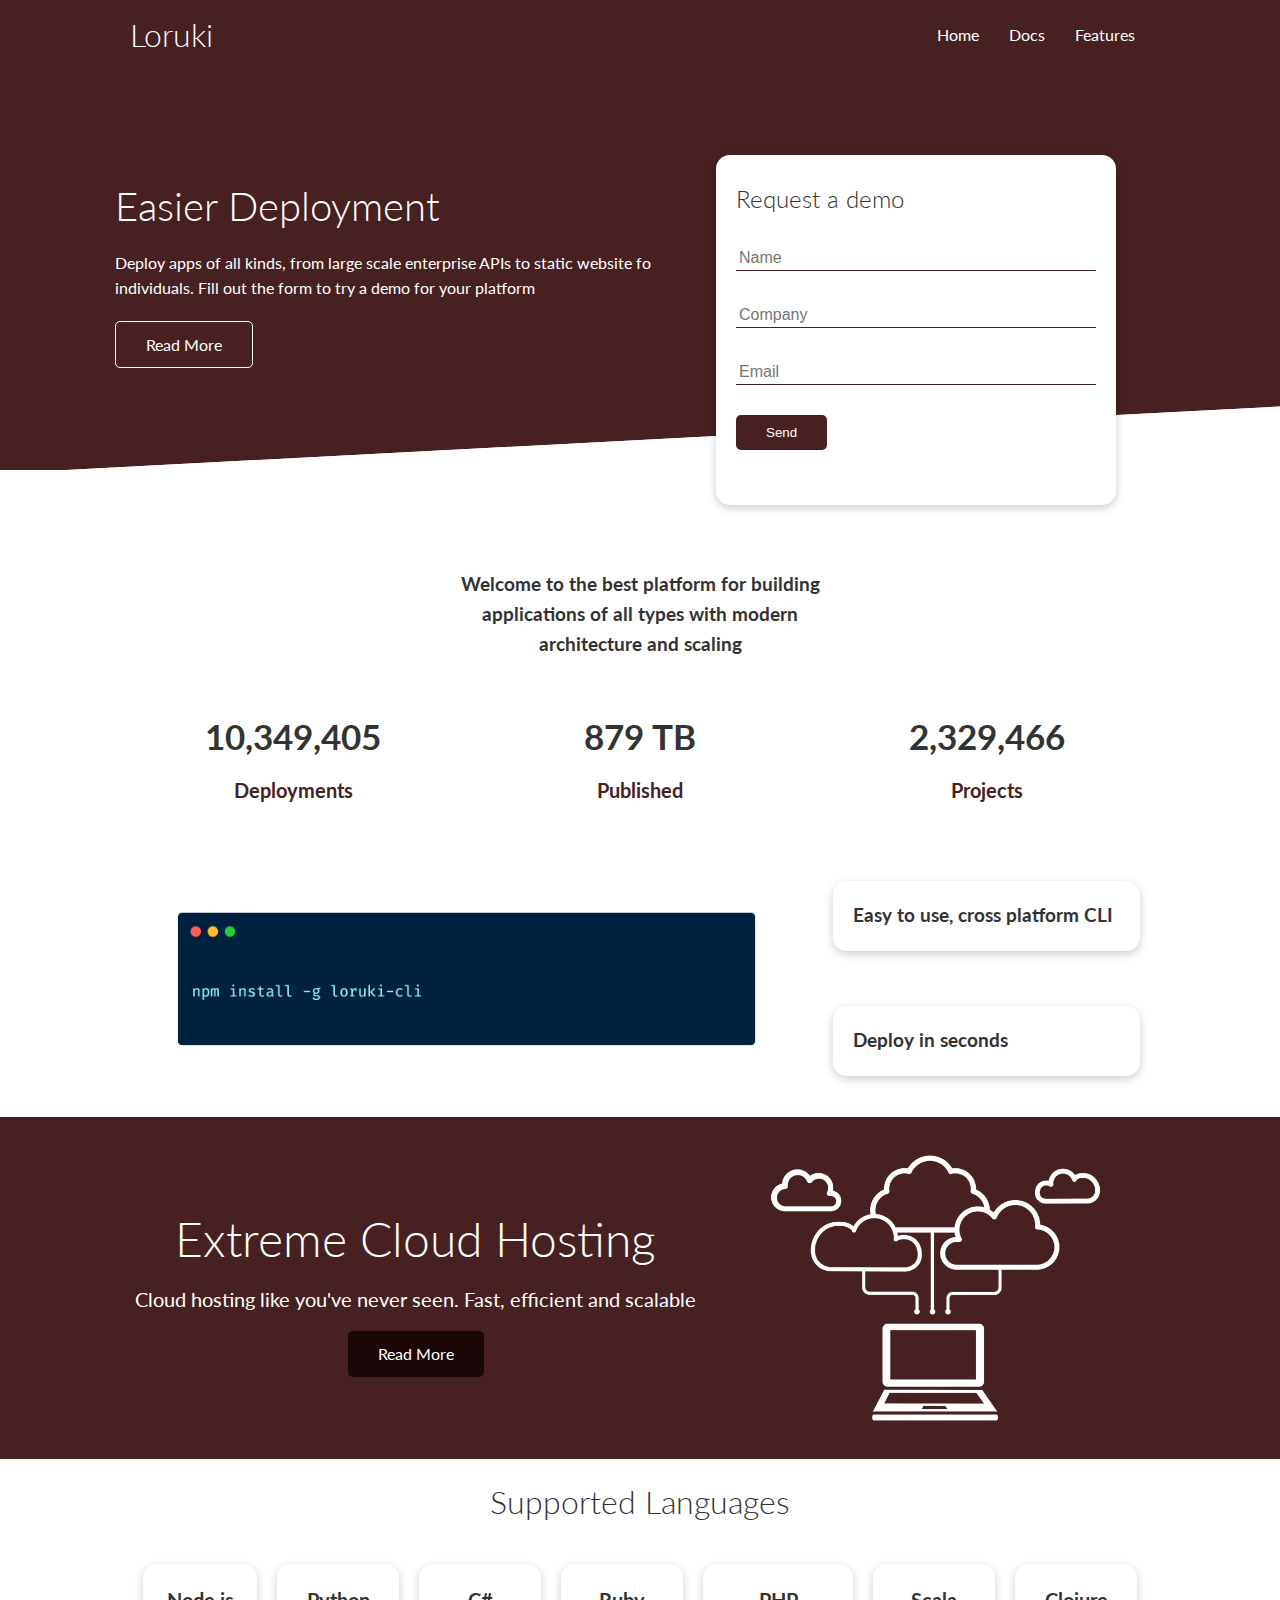
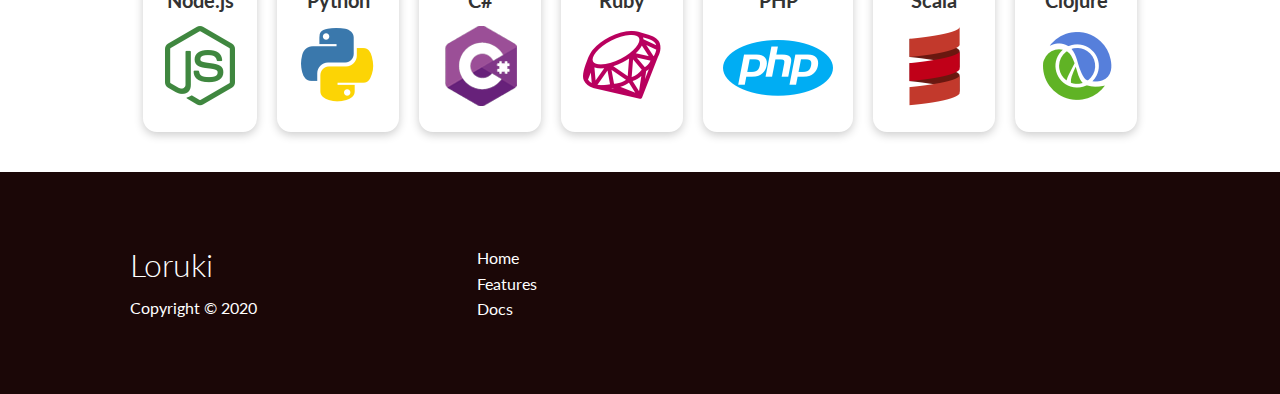
<file: index.html>
<!DOCTYPE html>
<html lang="en">
<head>
    <meta charset="UTF-8">
    <meta name="viewport" content="width=device-width, initial-scale=1.0">
    <link rel="stylesheet" href="https://cdnjs.cloudflare.com/ajax/libs/font-awesome/5.15.1/css/all.min.css" integrity="sha512-+4zCK9k+qNFUR5X+cKL9EIR+ZOhtIloNl9GIKS57V1MyNsYpYcUrUeQc9vNfzsWfV28IaLL3i96P9sdNyeRssA==" crossorigin="anonymous" />
    <link rel="stylesheet" href="css/style.css">
    <link rel="stylesheet" href="css/utilities.css">
    <title>Loruki | Home</title>
</head>
<body>

    <!-- -------------- NAVBAR ---------------- -->
        <div class="navbar">
            <div class="container flex">
                <h1 class="logo">Loruki</h1>
                <nav>
                    <ul>
                        <li><a href="index.html">Home</a></li>
                        <li><a href="docs.html">Docs</a></li>
                        <li><a href="features.html">Features</a></li>
                    </ul>
                </nav>
            </div>
        </div>

     <!-- -------------- SHOWCASE ---------------- -->

     <section class="showcase">
         <div class="container grid">
            <div class="showcase-text">
                <h1>Easier Deployment</h1>
                <p>Deploy apps of all kinds, from large scale enterprise APIs to static website fo individuals. Fill out the form to try a demo for your platform</p>
                <a href="features.html" class="btn btn-outline">
                    Read More
                </a>
            </div>
            <div class="showcase-form card">
                <h2>Request a demo</h2>
                <form>
                    <div class="form-control">
                        <input type="text" name="name" id="name" placeholder="Name" required>
                    </div>
                    <div class="form-control">
                        <input type="text" name="company" id="company" placeholder="Company" required>
                    </div>
                    <div class="form-control">
                        <input type="email" name="email" id="email" placeholder="Email" required>
                    </div>
                    <input type="submit" value="Send" class="btn bn-primary">
                </form>
            </div>
         </div>
        </section>

     <!-- -------------- STATS ---------------- -->

     <section class="stats">
         <div class="container">
             <h3 class="stats-heading text-center">
                Welcome to the best platform for building applications of all types with modern architecture and scaling
             </h3>

             <div class="grid grid-3 text-center my-4">
                <div>
                    <i class="fas fa-server fa-3x"></i>
                    <h3>10,349,405</h3>
                    <p class="text-secondary">
                        Deployments
                    </p>
                </div>
                <div>
                    <i class="fas fa-upload fa-3x"></i>
                    <h3>879 TB</h3>
                    <p class="text-secondary">
                        Published
                    </p>
                </div>
                <div>
                    <i class="fas fa-project-diagram fa-3x"></i>
                    <h3>2,329,466</h3>
                    <p class="text-secondary">
                        Projects
                    </p>
                </div>
            </div>
         </div>
     </section>

     <!--------------- CLI ----------------->

     <section class="cli">
        <div class="container grid">
            <img src="images/cli.png" alt="">
            <div class="card">
                <h3>Easy to use, cross platform CLI</h3>
            </div>
            <div class="card">
                <h3>Deploy in seconds</h3>
            </div>
        </div>
    </section>

    <!--------------- CLOUD ----------------->

    <section class="cloud bg-primary my-2 py-2">
        <div class="container grid">
            <div class="text-center">
                <h2 class="lg">Extreme Cloud Hosting</h2>
                <p class="lead my-1">Cloud hosting like you've never seen. Fast, efficient and scalable</p>
                <a href="features.html" class="btn btn-dark">Read More</a>
            </div>
            <img src="images/cloud.png" alt="">
        </div>
    </section>

        <!------------------ Languages ---------------->
        <section class="languages">
            <h2 class="md text-center my-2">
                Supported Languages
            </h2>
            <div class="container flex">
                <div class="card">
                    <h4>Node.js</h4>
                    <img src="images/logos/node.png" alt="">
                </div>
                <div class="card">
                    <h4>Python</h4>
                    <img src="images/logos/python.png" alt="">
                  </div>
                  <div class="card">
                    <h4>C#</h4>
                    <img src="images/logos/csharp.png" alt="">
                  </div>
                  <div class="card">
                    <h4>Ruby</h4>
                    <img src="images/logos/ruby.png" alt="">
                  </div>
                  <div class="card">
                    <h4>PHP</h4>
                    <img src="images/logos/php.png" alt="">
                  </div>
                  <div class="card">
                    <h4>Scala</h4>
                    <img src="images/logos/scala.png" alt="">
                  </div>
                  <div class="card">
                    <h4>Clojure</h4>
                    <img src="images/logos/clojure.png" alt="">
                  </div>
            </div>
        </section>

        <!------------------------ Footer ------------------->

        
    <footer class="footer bg-dark py-5">
        <div class="container grid grid-3">
            <div>
                <h1>Loruki
                </h1>
                <p>Copyright &copy; 2020</p>
            </div>
            <nav>
                <ul>
                    <li><a href="index.html">Home</a></li>
                    <li><a href="features.html">Features</a></li>
                    <li><a href="docs.html">Docs</a></li>
                </ul>
            </nav>
            <div class="social">
                <a href="#"><i class="fab fa-github fa-2x"></i></a>
                <a href="#"><i class="fab fa-facebook fa-2x"></i></a>
                <a href="#"><i class="fab fa-instagram fa-2x"></i></a>
                <a href="#"><i class="fab fa-twitter fa-2x"></i></a>
            </div>
        </div>
    </footer>

</body>
</html>
</file>
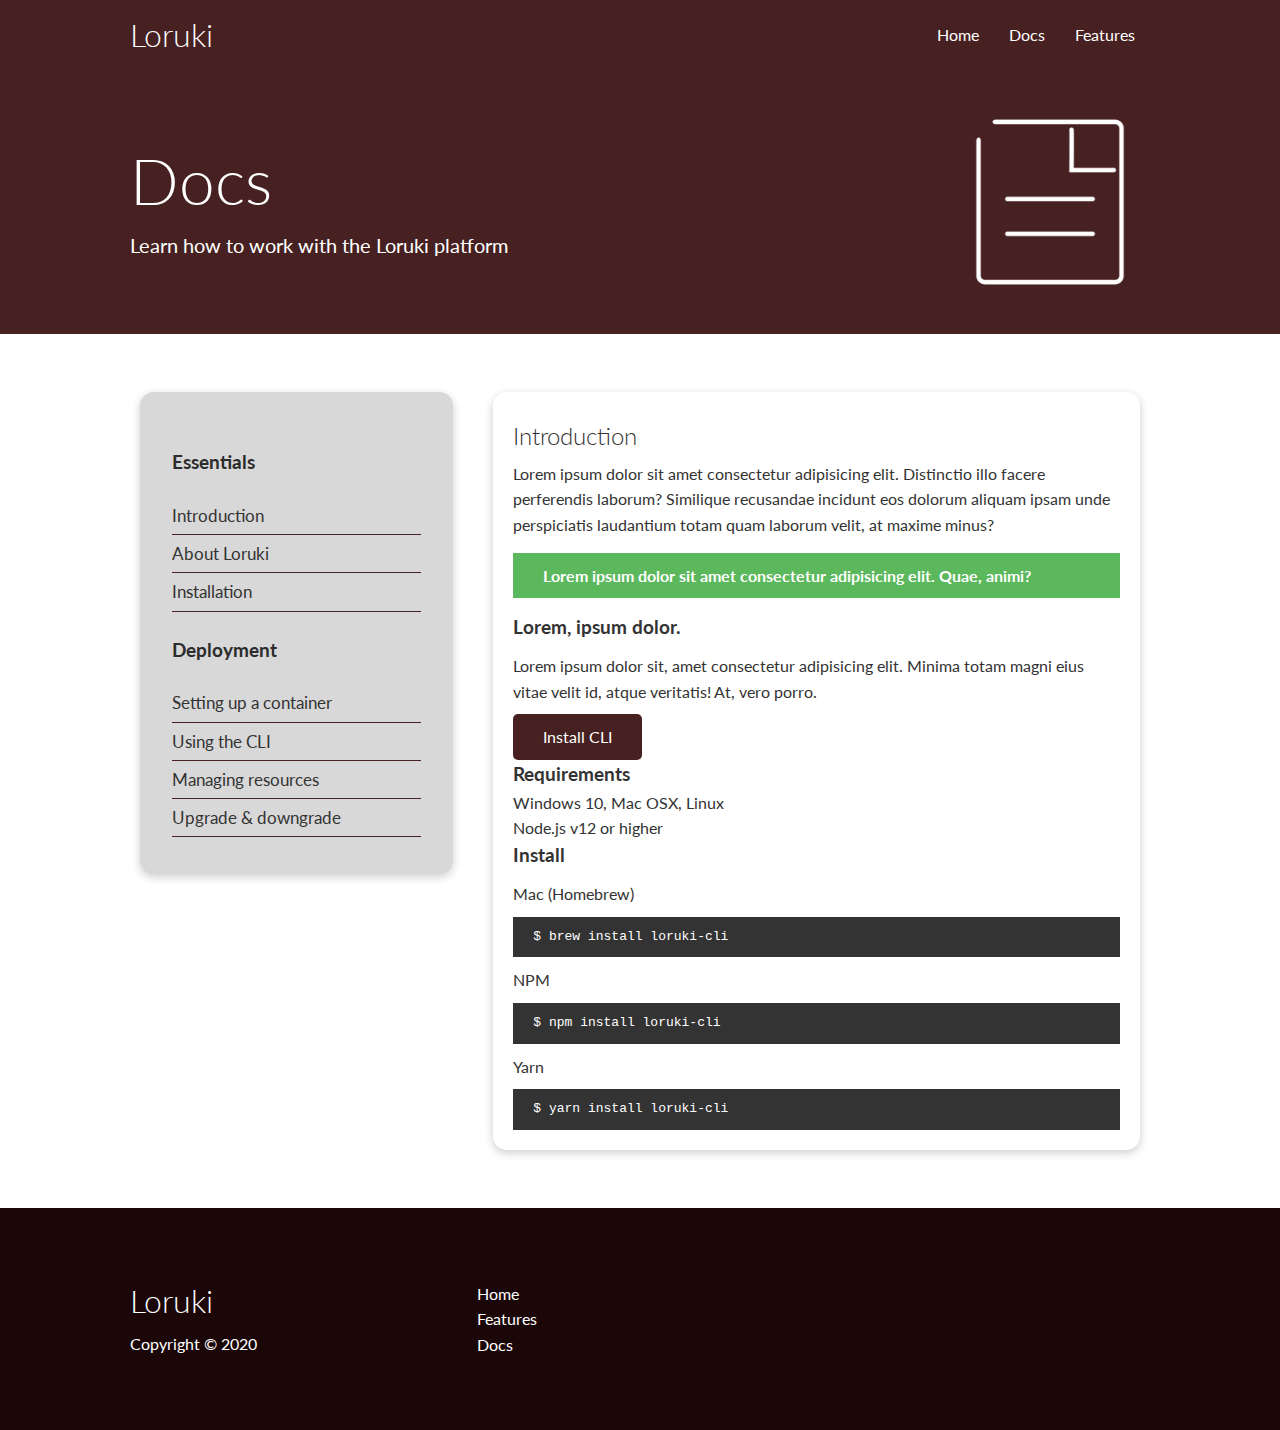
<file: docs.html>
<!DOCTYPE html>
<html lang="en">
<head>
    <meta charset="UTF-8">
    <meta name="viewport" content="width=device-width, initial-scale=1.0">
    <link rel="stylesheet" href="https://cdnjs.cloudflare.com/ajax/libs/font-awesome/5.15.1/css/all.min.css" integrity="sha512-+4zCK9k+qNFUR5X+cKL9EIR+ZOhtIloNl9GIKS57V1MyNsYpYcUrUeQc9vNfzsWfV28IaLL3i96P9sdNyeRssA==" crossorigin="anonymous" />
    <link rel="stylesheet" href="css/style.css">
    <link rel="stylesheet" href="css/utilities.css">
    <title>Loruki | Home</title>
</head>
<body>

    <!-- -------------- NAVBAR ---------------- -->
        <div class="navbar">
            <div class="container flex">
                <h1 class="logo">Loruki</h1>
                <nav>
                    <ul>
                        <li><a href="index.html">Home</a></li>
                        <li><a href="docs.html">Docs</a></li>
                        <li><a href="features.html">Features</a></li>
                    </ul>
                </nav>
            </div>
        </div>

     <!-- -------------- HEAD ---------------- -->
    <section class="docs-head bg-primary py-3">
        <div class="container grid">
            <div>
                <h1 class="xl">Docs</h1>
                <p class="lead">Learn how to work with the Loruki platform</p>
            </div>
            <img src="images/docs.png" alt="">
        </div>
    </section>

   <!-- Docs main -->
   <section class="docs-main my-4">
    <div class="container grid">
        <div class="card bg-light p-3">
            <h3 class="my-2">Essentials</h3>
            <nav>
                <ul>
                    <li><a class="text-primary" href="#">Introduction</a></li>
                    <li><a href="#">About Loruki</a></li>
                    <li><a href="#">Installation</a></li>
                </ul>
            </nav>

            <h3 class="my-2">Deployment</h3>
            <nav>
                <ul>
                    <li><a href="#">Setting up a container</a></li>
                        <li><a href="#">Using the CLI</a></li>
                        <li><a href="#">Managing resources</a></li>
                        <li><a href="#">Upgrade & downgrade</a></li>
                </ul>
            </nav>
        </div>
        <div class="card">
            <h2>Introduction</h2>
            <p>Lorem ipsum dolor sit amet consectetur adipisicing elit. Distinctio illo facere perferendis laborum? Similique recusandae incidunt eos dolorum aliquam ipsam unde perspiciatis laudantium totam quam laborum velit, at maxime minus?</p>

            <div class="alert alert-success">
                <i class="fas fa-info"></i> Lorem ipsum dolor sit amet consectetur adipisicing elit. Quae, animi?
            </div>

            <h3>Lorem, ipsum dolor.</h3>
            <p>Lorem ipsum dolor sit, amet consectetur adipisicing elit. Minima totam magni eius vitae velit id, atque veritatis! At, vero porro.</p>
            <a href="#" class="btn btn-primary">Install CLI</a>

            <h3>Requirements</h3>
            <ul>
                <li>Windows 10, Mac OSX, Linux</li>
                <li>Node.js v12 or higher</li>
            </ul>

            <h3>Install</h3>
            <p>Mac (Homebrew)</p>
            <pre><code>$ brew install loruki-cli</code></pre>
            <p>NPM</p>
            <pre><code>$ npm install loruki-cli</code></pre>
            <p>Yarn</p>
            <pre><code>$ yarn install loruki-cli</code></pre>

        </div>
    </div>
</section>


    <!------------------------ Footer ------------------->

        
    <footer class="footer bg-dark py-5">
        <div class="container grid grid-3">
            <div>
                <h1>Loruki
                </h1>
                <p>Copyright &copy; 2020</p>
            </div>
            <nav>
                <ul>
                    <li><a href="index.html">Home</a></li>
                    <li><a href="features.html">Features</a></li>
                    <li><a href="docs.html">Docs</a></li>
                </ul>
            </nav>
            <div class="social">
                <a href="#"><i class="fab fa-github fa-2x"></i></a>
                <a href="#"><i class="fab fa-facebook fa-2x"></i></a>
                <a href="#"><i class="fab fa-instagram fa-2x"></i></a>
                <a href="#"><i class="fab fa-twitter fa-2x"></i></a>
            </div>
        </div>
    </footer>

</body>
</html>
</file>
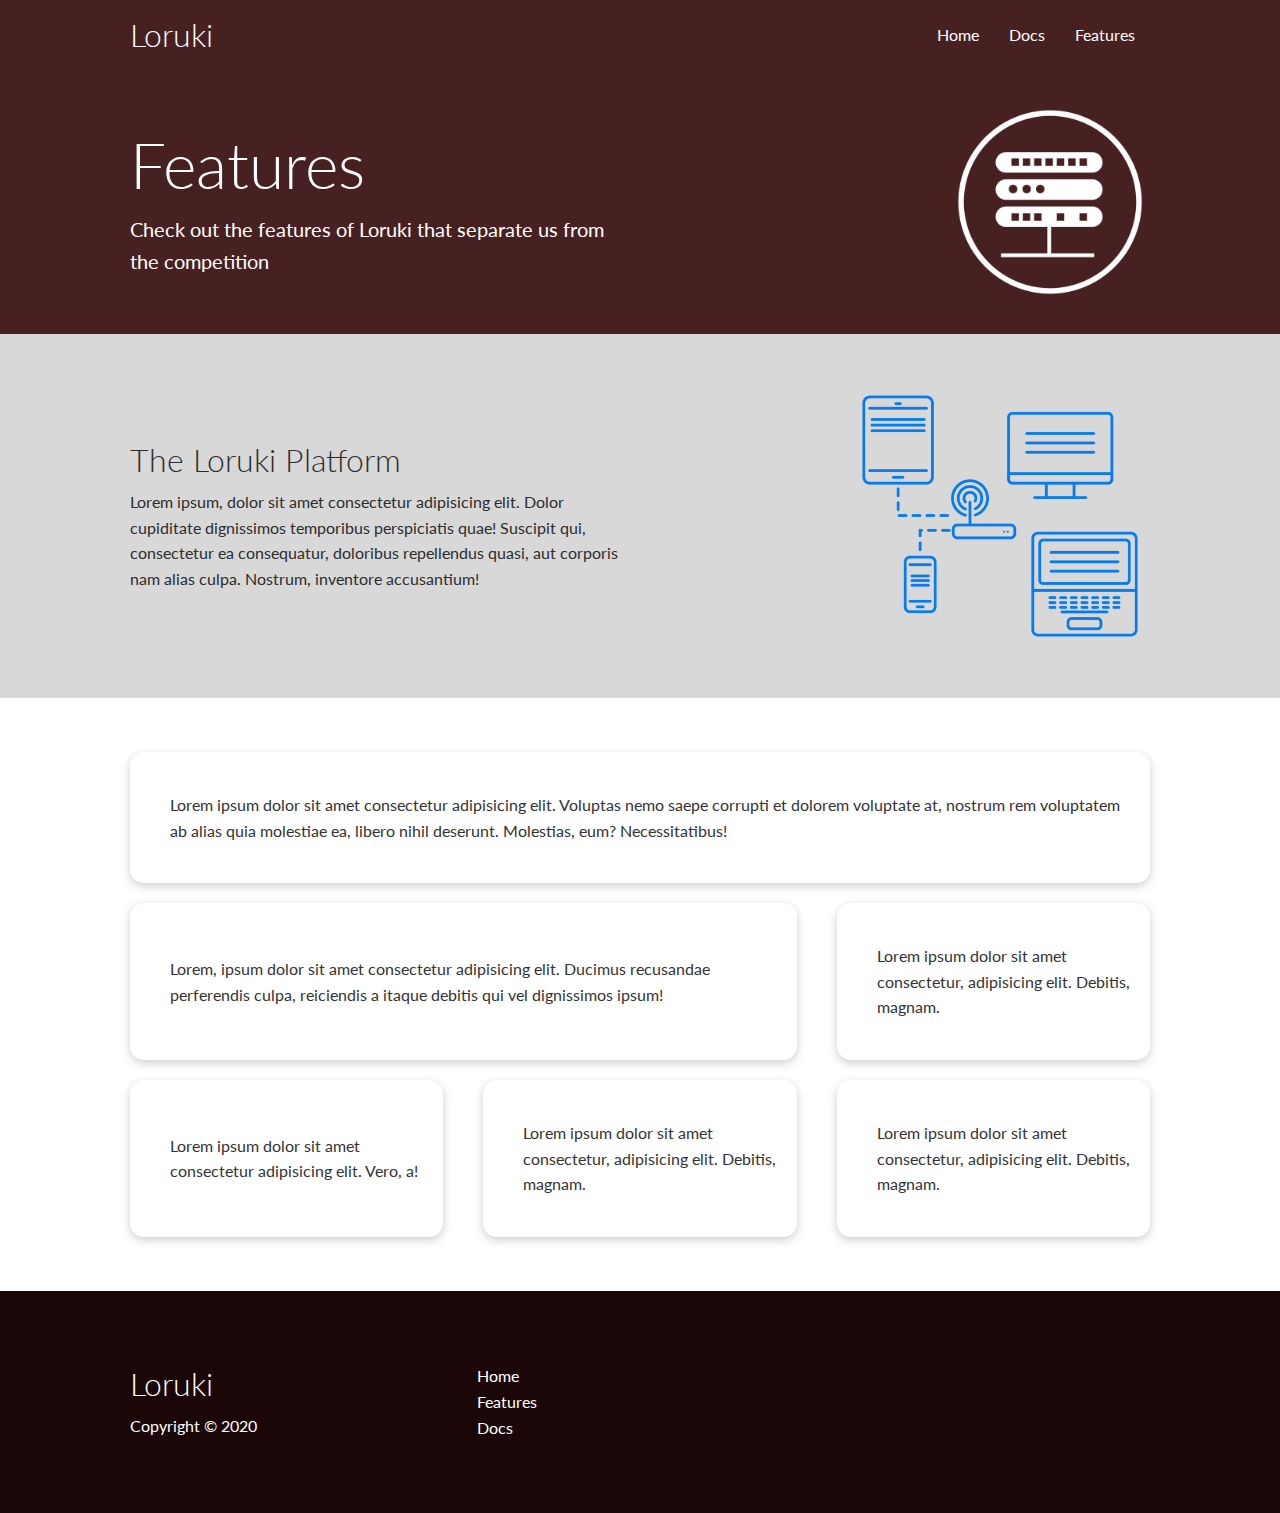
<file: features.html>
<!DOCTYPE html>
<html lang="en">
<head>
    <meta charset="UTF-8">
    <meta name="viewport" content="width=device-width, initial-scale=1.0">
    <link rel="stylesheet" href="https://cdnjs.cloudflare.com/ajax/libs/font-awesome/5.15.1/css/all.min.css" integrity="sha512-+4zCK9k+qNFUR5X+cKL9EIR+ZOhtIloNl9GIKS57V1MyNsYpYcUrUeQc9vNfzsWfV28IaLL3i96P9sdNyeRssA==" crossorigin="anonymous" />
    <link rel="stylesheet" href="css/style.css">
    <link rel="stylesheet" href="css/utilities.css">
    <title>Loruki | Home</title>
</head>
<body>

    <!-- -------------- NAVBAR ---------------- -->
        <div class="navbar">
            <div class="container flex">
                <h1 class="logo">Loruki</h1>
                <nav>
                    <ul>
                        <li><a href="index.html">Home</a></li>
                        <li><a href="docs.html">Docs</a></li>
                        <li><a href="features.html">Features</a></li>
                    </ul>
                </nav>
            </div>
        </div>

     <!-- -------------- HEAD ---------------- -->
    <section class="features-head bg-primary py-3">
        <div class="container grid">
            <div>
                <h1 class="xl">Features</h1>
                <p class="lead">Check out the features of Loruki that separate us from the
                    competition</p>
            </div>
            <img src="images/server.png" alt="">
        </div>
    </section>

    <!----------------------- Sub head -------------------------->
    <section class="features-sub-head bg-light py-3">
        <div class="container grid">
            <div>
                <h1 class="md">The Loruki Platform</h1>
                <p>
                    Lorem ipsum, dolor sit amet consectetur adipisicing elit. Dolor cupiditate dignissimos temporibus perspiciatis quae! Suscipit qui, consectetur ea consequatur, doloribus repellendus quasi, aut corporis nam alias culpa. Nostrum, inventore accusantium!
                </p>
            </div>
            <img src="images/server2.png" alt="">
        </div>
    </section>

    <section class="features-main my-2">
        <div class="container grid grid-3">
            <div class="card flex">
                <i class="fas fa-server fa-3x"></i>
                <p>Lorem ipsum dolor sit amet consectetur adipisicing elit. Voluptas nemo saepe corrupti et dolorem voluptate at, nostrum rem voluptatem ab alias quia molestiae ea, libero nihil deserunt. Molestias, eum? Necessitatibus!</p>
            </div>
            <div class="card flex">
                <i class="fas fa-network-wired fa-3x"></i>
                <p>
                    Lorem, ipsum dolor sit amet consectetur adipisicing elit. Ducimus
                    recusandae perferendis culpa, reiciendis a itaque debitis qui vel
                    dignissimos ipsum!
                </p>
            </div>
            <div class="card flex">
                <i class="fas fa-laptop-code fa-3x"></i>
                <p>
                    Lorem ipsum dolor sit amet consectetur, adipisicing elit. Debitis,
                    magnam.
                </p>
            </div>
            <div class="card flex">
                <i class="fas fa-database fa-3x"></i>
                <p>
                    Lorem ipsum dolor sit amet consectetur adipisicing elit. Vero, a!
                </p>
            </div>
            <div class="card flex">
                <i class="fas fa-power-off fa-3x"></i>
                <p>
                    Lorem ipsum dolor sit amet consectetur, adipisicing elit. Debitis,
                    magnam.
                </p>
            </div>
            <div class="card flex">
                <i class="fas fa-upload fa-3x"></i>
                <p>
                    Lorem ipsum dolor sit amet consectetur, adipisicing elit. Debitis,
                    magnam.
                </p>
            </div>
        </div>
    </section>


    <!------------------------ Footer ------------------->

        
    <footer class="footer bg-dark py-5">
        <div class="container grid grid-3">
            <div>
                <h1>Loruki
                </h1>
                <p>Copyright &copy; 2020</p>
            </div>
            <nav>
                <ul>
                    <li><a href="index.html">Home</a></li>
                    <li><a href="features.html">Features</a></li>
                    <li><a href="docs.html">Docs</a></li>
                </ul>
            </nav>
            <div class="social">
                <a href="#"><i class="fab fa-github fa-2x"></i></a>
                <a href="#"><i class="fab fa-facebook fa-2x"></i></a>
                <a href="#"><i class="fab fa-instagram fa-2x"></i></a>
                <a href="#"><i class="fab fa-twitter fa-2x"></i></a>
            </div>
        </div>
    </footer>

</body>
</html>
</file>
<file: css/style.css>
@import url('https://fonts.googleapis.com/css2?family=Lato:wght@300&display=swap');

:root {
    --primary-color: #472121;
    --secondary-color: #6b1919;
    --dark-color: #1b0707;
    --light-color: #d8d8d8;
    --success-color: #5cb85c;
    --error-color: #d9534f;
}

* {
    box-sizing: border-box;
    padding: 0;
    margin: 0;
}

body {
    font-family: 'Lato', sans-serif;
    color: #333;
    line-height: 1.6;
}

ul {
    list-style-type: none;
}

a {
    text-decoration: none;
    color: #333;
}

h1,
h2 {
    font-weight: 300;
    line-height: 1.2;
    margin: 10px 0;
}

p {
    margin: 10px 0; 
}

img {
    width: 100%;
}

code, pre {
    background-color: #333;
    color: #fff;
    padding: 10px;
}

/* ------------------- NAVBAR -----------------------*/

.navbar {
    background-color: var(--primary-color);
    color: #fff;
    height: 70px;
}

.navbar ul {
    display: flex;
}

.navbar a {
    color: #fff;
    padding: 10px;
    margin: 0 5px;
}

.navbar a:hover {
    border-bottom: 1px solid #fff;
}

.navbar .flex {
    justify-content: space-between;
}

/* ------------------- SHOWCASE -----------------------*/

.showcase {
    height: 400px;
    background-color: var(--primary-color);
    color: #fff;
    position: relative;
}

.showcase-text {
    animation: slideInFromLeft 1s ease-in;
}

.showcase h1 {
    font-size: 40px;
}

.showcase p {
    margin: 20px 0;
}

.showcase .grid {
    grid-template-columns: 55% 45%;
    gap: 30px;
    overflow: visible;
}

.showcase-form {
    position: relative;
    top: 60px;
    height: 350px;
    width: 400px;
    padding: 40px;
    z-index: 100;
    animation: slideInFromRight 1s ease-in;
}

.showcase .form-control {
    margin: 30px 0;
}

.showcase input[type="text"],
.showcase input[type="email"] {
    border: 0;
    border-bottom: 1px solid var(--primary-color);
    width: 100%;
    padding: 3px;
    font-size: 16px;
}

.showcase input:focus {
    outline: none;
}

.showcase::before,
.showcase::after {
    content: '';
    position: absolute;
    height: 100px;
    bottom: -70px;
    right: 0;
    left: 0;
    background-color: #fff;
    transform: skewY(-3deg);
    -webkit-transform: skewY(-3deg);
    -moz-transform: skewY(-3deg);
    -ms-transform: skewY(-3deg);
}

/* ------------------- STATS -----------------------*/

.stats {
    padding-top: 100px;
    animation: slideInFromBotton 1s ease-in;
}

.stats-heading {
    max-width: 400px;
    margin: auto;
}

.stats .grid h3 {
    font-size: 35px;
}

.stats .grid p {
    font-size: 20px;
    font-weight: bold;
    color: var(--primary-color);
}

/* ------------------- CLI -----------------------*/

.cli .grid {
    grid-template-columns: repeat(3, 1fr);
    grid-template-rows: repeat(2, 1fr);
}

.cli .grid > *:first-child {
    grid-column: 1/ span 2;
    grid-row: 1 / span 2;
}

/* ------------------- CLOUD -----------------------*/

.cloud .grid {
    grid-template-columns: 4fr 3fr;
}

/*------------------ LANGUAGES ----------------------*/

.languages .flex {
    flex-wrap: wrap;
}

.languages .card {
    text-align: center;
    margin: 18px 10px 40px;
    transition: transform 0.2s ease-in;
}

.languages .card h4 {
    font-size: 20px;
    margin-bottom: 10px;
}

.languages .card:hover {
    transform: translateY(-25px);
}

/*------------------ FEATURES ----------------------*/

.features-head img,
.docs-head img {
    width: 200px;
    justify-self: end;
}

.features-sub-head img {
    width: 300px;
    justify-self: flex-end;
}

.features-main .card > i {
    margin-right: 20px;
}

.features-main .grid {
    padding: 30px;
}

.features-main .grid > *:first-child {
    grid-column: 1 / span 3 ;
}

.features-main .grid > *:nth-child(2) {
    grid-column: span 2;
}

/*------------------ DOCS ----------------------*/

.docs-main h3 {
    margin: 20 0px;
}

.docs-main .grid {
    grid-template-columns: 1fr 2fr;
    align-items: flex-start;
}

.docs-main nav li {
    font-size: 17px;
    padding-bottom: 5px;
    margin-bottom: 5px;
    border-bottom: 1px solid var(--primary-color);
}

.docs-main a:hover {
    font-weight: bold;
}

/*------------------ FOOTER ----------------------*/

.footer .social a {
    margin: 0 10px;
}

/*--------- ANIMATIONS -----------------------*/

@keyframes slideInFromLeft {
    0% {
        transform: translateX(-100%);
    }

    100% {
        transform: translateX(0);
    }
}


@keyframes slideInFromRight {
    0% {
        transform: translateX(100%);
    }

    100% {
        transform: translateX(0);
    }

}

@keyframes slideInFromTop {
    0% {
        transform: translateY(-100%);
    }

    100% {
        transform: translateY(0);
    }
    
}

@keyframes slideInFromBotton {
    0% {
        transform: translateY(100%);
    }

    100% {
        transform: translateY(0);
    }
    
}




/*--------- TABLETS AND UNDER -----------------------*/

@media(max-width: 768px){
    .grid,
    .showcase .grid,
    .stats .grid,
    .cli .grid,
    .cloud .grid,
    .features-main .grid,
    .features-head .grid,
    .features-sub-head .grid,
    .docs-head .grid,
    .docs-main .grid {
        grid-template-columns: 1fr;
        grid-template-rows: 1fr;
    }

    .showcase {
        height: auto;
    }

    .showcase-text {
        text-align: center;
        margin-top: 40px;
    }

    .showcase-form {
        justify-self: center;
        margin: auto;
    }

    .cli .grid > *:first-child {
        grid-column: 1;
        grid-row: 1;
    }

    .features-head,
    .features-sub-head,
    .docs-head {
        text-align: center;
    }

    .features-head img,
    .features-sub-head img,
    .docs-head img {
        justify-self: center;
    }

    .features-main .grid > *:first-child,
    .features-main .grid > *:nth-child(2) {
        grid-column: 1;
    }

}



/* --------------------- MOBILE ------------------------*/


@media(max-width: 500px){
    .navbar {
        height: 110px;
    }
    
    .navbar .flex {
        flex-direction: column;
    }

    .navbar ul {
        padding: 10px;
        background-color: rgba(0, 0, 0, 0.1);
    }

}
</file>
<file: css/utilities.css>
/* ------------------- UTILITIES -----------------------*/

.container {
    max-width: 1100px;
    margin: 0 auto;
    overflow: auto;
    padding: 0 40px;
}

.flex {
    display: flex;
    justify-content: center;
    align-items: center;
    height: 100%;
}

.grid {
    display: grid;
    grid-template-columns: repeat(2, 1fr);
    gap: 20px;
    justify-content: center;
    align-items: center;
    height: 100%;
}

.grid-3 {
    grid-template-columns: repeat(3, 1fr);
}

.text-center {
    text-align: center;
}


.card {
    background-color: #fff;
    color: #333;
    border-radius: 14px;
    box-shadow: 0 3px 10px rgba(0, 0, 0, 0.2);
    padding: 20px;
    margin: 10px;
}

.btn {
    display: inline-block;
    padding: 10px 30px;
    cursor: pointer;
    background: var(--primary-color);
    color: #fff;
    border: none;
    border-radius: 5px;
}

.btn-outline {
    background-color: transparent;
    border: 1px #fff solid;
}

.btn:hover {
    transform: scale(0.95);
}

/*---------------  BACKGROUNDS And COLOR BTNS---------------------*/

.bg-primary, .btn-primary {
    background-color: var(--primary-color);
    color: #fff;
}

.bg-secondary, .btn-secondary {
    background-color: var(--secondary-color);
    color: #fff;
}

.bg-dark, .btn-dark {
    background-color: var(--dark-color);
    color: #fff;
}

.bg-light, .btn-light {
    background-color: var(--light-color);
    color: #2c2c2c;
}

.bg-primary a,
 .btn-primary a,
.bg-secondary a,
 .btn-secondary a,
.bg-dark a,
 .btn-dark a {
    color: #fff;
}

/*--------------- ALERT ---------------------*/

.alert {
    background-color: var(--light-color);
    padding: 10px 20px;
    font-weight: bold;
    margin: 15px 0;
}

.alert i {
    margin-right: 10px;
}

.alert-success {
    background-color: var(--success-color);
    color: #fff;
}

.alert-error {
    background-color: var(--error-color);
    color: #fff;
}

/*---------------  text sizes---------------------*/

.lead {
    font-size: 20px;
}

.lg {
    font-size: 3rem;
}

.sm {
    font-size: 1rem;
}

.md {
    font-size: 2rem;
}

.xl{
    font-size: 4rem;
}

/*---------------- MARGIN -----------------*/

.my-1 {
    margin: 1rem 0;
} 

.my-2 {
    margin: 1.5rem 0;
}

.my-3 {
    margin: 2rem 0;
}

.my-4 {
    margin: 3rem 0;
}

.my-5 {
    margin: 4rem 0;
}

.m-1 {
    margin: 1rem;
} 

.m-2 {
    margin: 1.5rem;
}

.m-3 {
    margin: 2rem;
}

.m-4 {
    margin: 3rem;
}

.m-5 {
    margin: 4rem;
}

/*---------------- PADDING -----------------*/

.py-1 {
    padding: 1rem 0;
} 

.py-2 {
    padding: 1.5rem 0;
}

.py-3 {
    padding: 2rem 0;
}

.py-4 {
    padding: 3rem 0;
}

.py-5 {
    padding: 4rem 0;
}

.p-1 {
    padding: 1rem;
} 

.p-2 {
    padding: 1.5rem;
}

.p-3 {
    padding: 2rem;
}

.p-4 {
    padding: 3rem;
}

.p-5 {
    padding: 4rem;
}
</file>
